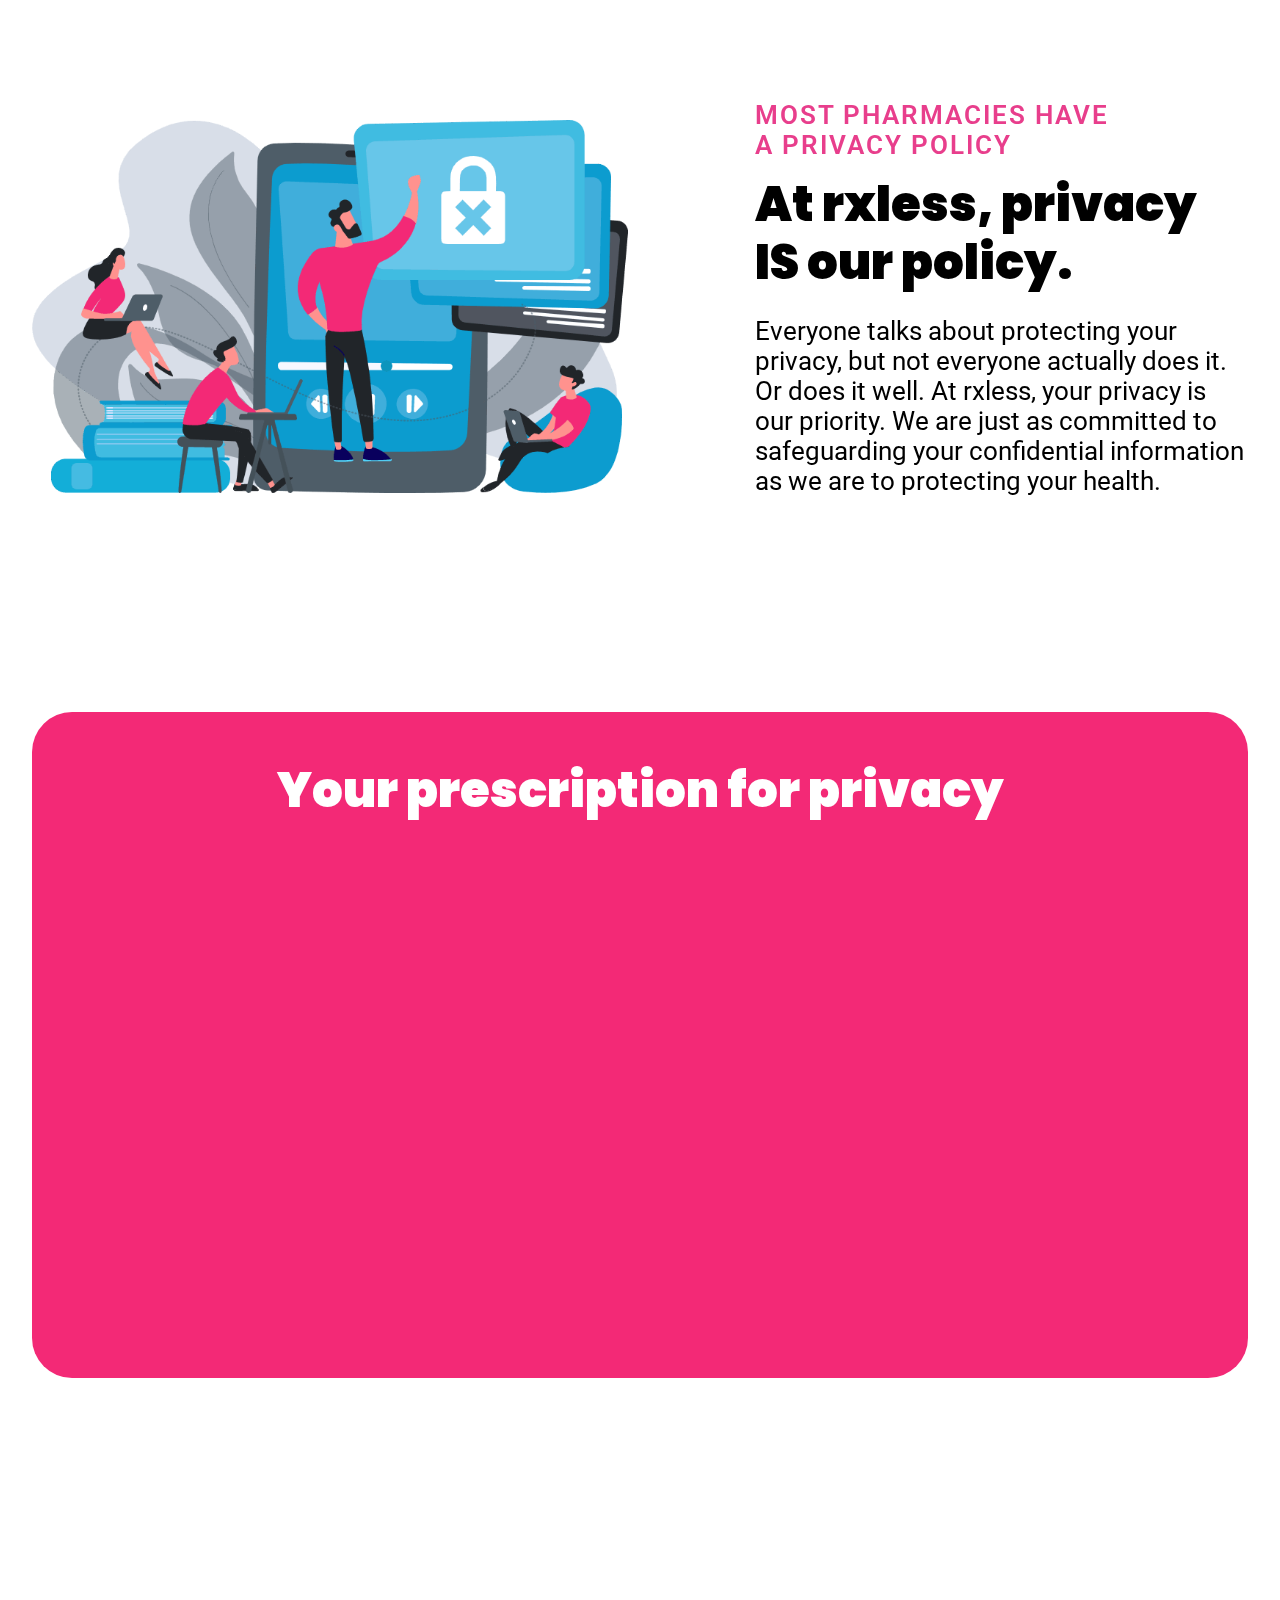
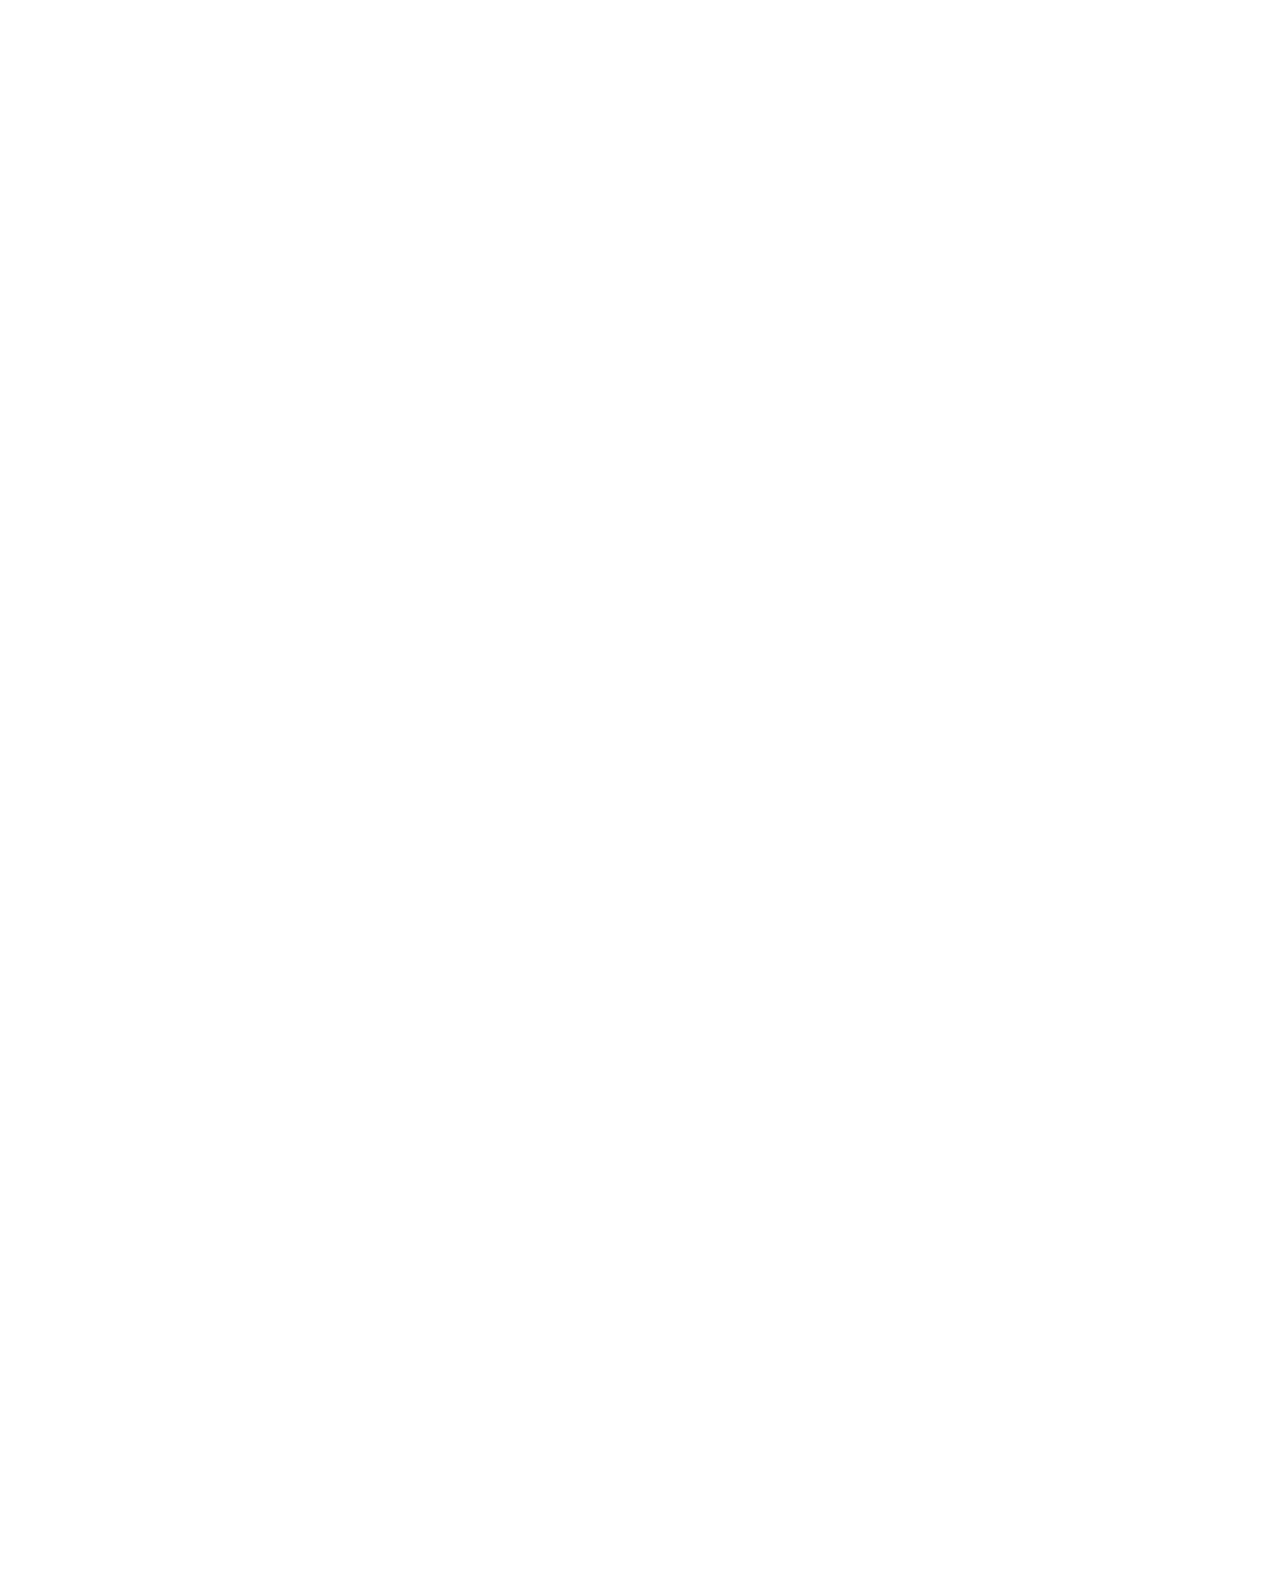
<file: index.html>
<!doctype html>
<html class="no-js" lang="">
    <head>
        <meta charset="utf-8">
        <meta http-equiv="x-ua-compatible" content="ie=edge">
        <title>Site Title Here</title>
        <meta name="description" content="">
        <meta name="viewport" content="width=device-width, initial-scale=1"> 
		<link rel="shortcut icon" type="image/x-icon" href="#">
        <!-- Place favicon.ico in the root directory -->
        
		<!-- CSS here -->
        <link href="https://unpkg.com/aos@2.3.1/dist/aos.css" rel="stylesheet">
        <link rel="stylesheet" href="assets/css/bootstrap.min.css">
        <link rel="stylesheet" href="assets/css/style.css">
        <link rel="stylesheet" href="assets/css/responsive.css">
    </head>
    <body>

        <!-- privacy-area START -->
        <div class="privacy-area">
            <div class="container">
                <div class="row pr-padding align-items-center">
                    <div class="col-md-6">
                        <div class="pr-img" data-aos="fade-right">
                            <img src="assets/img/1.png" alt="">
                        </div>
                    </div>
                    <div class="col-lg-5 col-md-6 offset-lg-1" data-aos="fade-left">
                        <div class="pr-wrp">
                            <p class="sm-title">Most pharmacies have  <span class="br">a privacy policy</span></p>
                            <h1>At rxless, privacy IS our policy. </h1>
                            <p>Everyone talks about protecting your privacy, but not everyone actually does it. Or does it well. At rxless, your privacy is our priority. We are just as committed to safeguarding your confidential information as we are to protecting your health. </p>
                        </div>
                    </div>
                </div>
                <div class="row pr-padding">
                    <div class="col-lg-12">
                        <div class="pri-desc" data-aos="fade-up">
                            <h2 data-aos="fade-up">Your prescription for privacy</h2>
                            <p data-aos="fade-up">If we do save your personal information from online chats, phone calls, web  interactions, faxes, or other means, we will <b>NEVER</b> share, sell, or otherwise disclose it  to any third parties not affiliated with rxless. Period.</p>

                            <p data-aos="fade-up">Occasionally, to assist customers with using the program, we may share personal  information with an affiliated third party. For example, if we receive a call from a patient  about an issue with a network pharmacy, we may need to call them—and share  customer information—to rectify the problem.</p>

                            <p data-aos="fade-up">We will never share your personal health information for marketing or advertising  purposes. However, at any time, you can opt-out of having your information shared  with affiliated third parties by emailing rxless at <b>help@rxless.com</b> or by calling <br> <b>1-844-4-RXLESS</b></p>

                            <p data-aos="fade-up">(Personal information may include names, addresses, telephone numbers, date of birth, gender, medication details, pharmacy details, and social media accounts.)</p>
                        </div>
                    </div>
                </div>
                <div class="row pr-padding align-items-center">
                    <div class="col-md-6" data-aos="fade-right">
                        <div class="pr-img">
                            <img src="assets/img/2.png" alt="">
                        </div>
                    </div>
                    <div class="col-lg-5 col-md-6 offset-lg-1" data-aos="fade-left">
                        <div class="pr-wrp">
                            <h1>Less is more</h1>
                            <p>We know that the less your information is shared, the more you’re protected. That’s why no personal information is ever required to use our offers. </p>
                        </div>
                    </div>
                </div>
                <div class="row pr-padding align-items-center">
                    <div class="col-lg-5 col-md-6 offset-lg-1  d-block d-md-none" data-aos="fade-left">
                        <div class="pr-img">
                            <img src="assets/img/3.png" alt="">
                        </div>
                    </div>
                    <div class="col-md-6" data-aos="fade-right">
                        <div class="pr-wrp">
                            <h1>It’s nothing personal</h1>
                            <p>Knowing how our online visitors use and interact with our website helps us improve and enhance the user experience. So that’s why we collect non-personal information and activities such as your IP address, website pages you visited, the amount of time spent in different sections of the site, and more when you visit rxless.com. </p>
                        </div>
                    </div>
                    <div class="col-lg-5 col-md-6 offset-lg-1 d-none d-md-block" data-aos="fade-left">
                        <div class="pr-img">
                            <img src="assets/img/3.png" alt="">
                        </div>
                    </div>
                </div>
                <div class="row pr-padding align-items-center">
                    <div class="col-md-6" data-aos="fade-right">
                        <div class="pr-img">
                            <img src="assets/img/4.png" alt="">
                        </div>
                    </div>
                    <div class="col-lg-5 col-md-6 offset-lg-1" data-aos="fade-left">
                        <div class="pr-wrp">
                            <h1>We’re not kidding around</h1>
                            <p>In compliance with the Children’s Online Privacy Protection Act (“COPPA”), our offers are not for use by children under the age of 13. If you believe your child has provided us any personal information, contact us at help@rxless.com so we can take immediate action.</p>
                        </div>
                    </div>
                </div>
            </div>
        </div>
        <!-- privacy-area END -->
        
    
		<!-- JS here --> 
        <script src="assets/js/vendor/jquery-3.4.1.min.js"></script>
        <script src="assets/js/popper.min.js"></script>
        <script src="assets/js/bootstrap.min.js"></script>
        <script src="https://unpkg.com/aos@2.3.1/dist/aos.js"></script>
        <script>
            AOS.init({
                offset: 100,
                delay: 400,
                duration: 1000,
                easing: 'ease',
                anchorPlacement: 'top-bottom',
            });
        </script>
    </body>
</html>
</file>
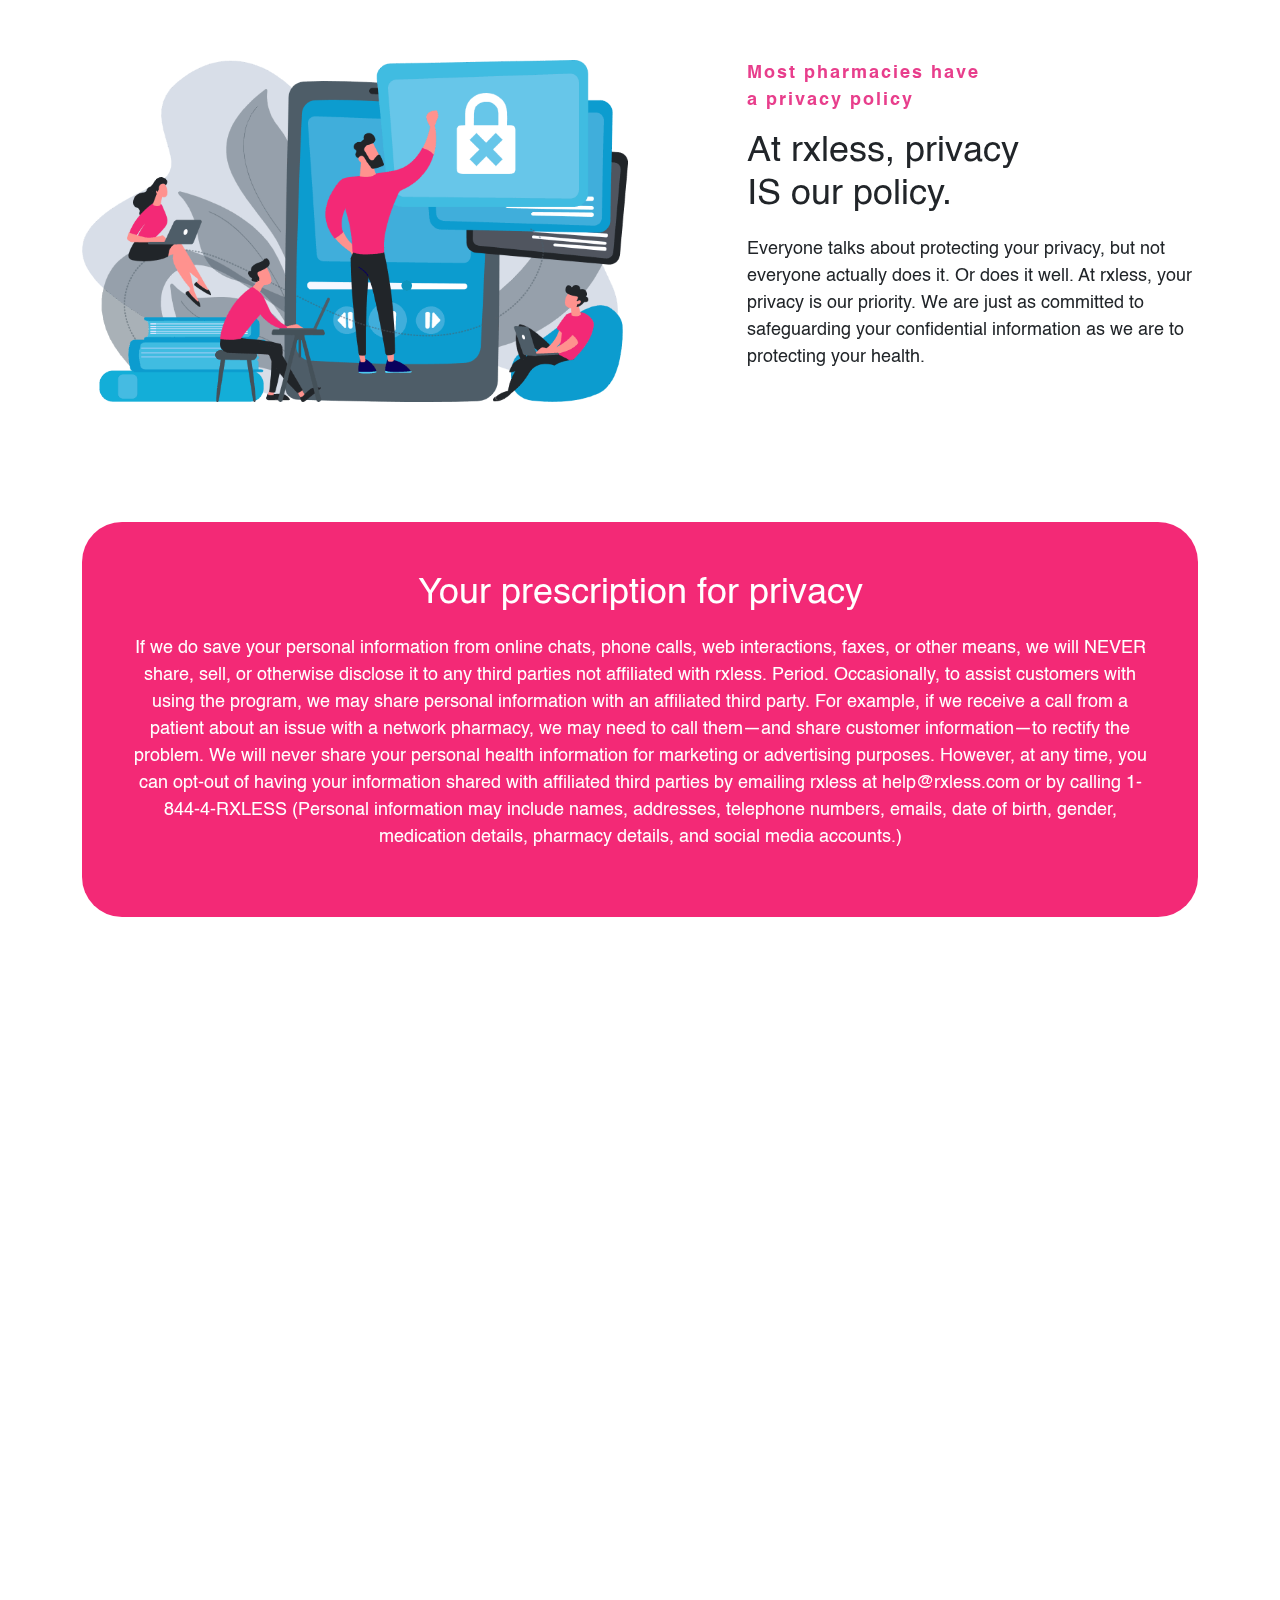
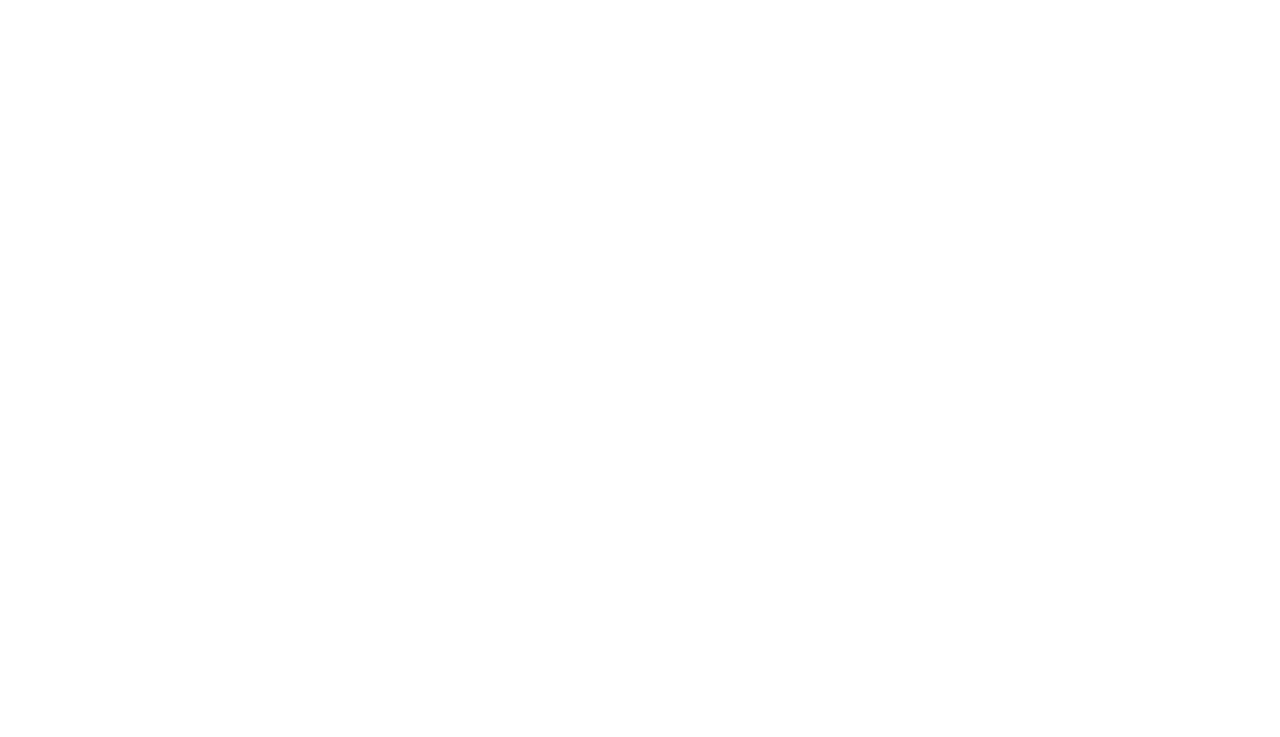
<file: index2.html>
<!doctype html>
<html class="no-js" lang="">
    <head>
        <meta charset="utf-8">
        <meta http-equiv="x-ua-compatible" content="ie=edge">
        <title>Site Title Here</title>
        <meta name="description" content="">
        <meta name="viewport" content="width=device-width, initial-scale=1"> 
		<link rel="shortcut icon" type="image/x-icon" href="#">
        <!-- Place favicon.ico in the root directory -->
        
		<!-- CSS here -->
        <link href="https://unpkg.com/aos@2.3.1/dist/aos.css" rel="stylesheet">
        <link rel="stylesheet" href="assets/css/bootstrap.min.css">
        <link rel="stylesheet" href="assets/css/style2.css">
        <link rel="stylesheet" href="assets/css/responsive.css">
    </head>
    <body>

        <!-- privacy-area START -->
        <div class="privacy-area">
            <div class="container">
                <div class="row pr-padding">
                    <div class="col-md-6">
                        <div class="pr-img" data-aos="fade-right">
                            <img src="assets/img/1.png" alt="">
                        </div>
                    </div>
                    <div class="col-lg-5 col-md-6 offset-lg-1" data-aos="fade-left">
                        <div class="pr-wrp">
                            <p class="sm-title">Most pharmacies have  <br>
                                a privacy policy</p>
                            <h1>At rxless, privacy <br>
                                IS our policy. </h1>
                            <p>Everyone talks about protecting your privacy, but not everyone actually does it. Or does it well. At rxless, your privacy is our priority. We are just as committed to safeguarding your confidential information as we are to protecting your health. </p>
                        </div>
                    </div>
                </div>
                <div class="row pr-padding">
                    <div class="col-lg-12">
                        <div class="pri-desc" data-aos="fade-up">
                            <h2 data-aos="fade-up">Your prescription for privacy</h2>
                            <p data-aos="fade-up">If we do save your personal information from online chats, phone calls, web interactions, faxes, or other means, we will NEVER share, sell, or otherwise disclose it to any third parties not affiliated with rxless. Period. 
                                Occasionally, to assist customers with using the program, we may share personal information with an affiliated third party. For example, if we receive a call from a patient about an issue with a network pharmacy, we may need to call them—and share customer information—to rectify the problem.
                                We will never share your personal health information for marketing or advertising purposes. However, at any time, you can opt-out of having your information shared with affiliated third parties by emailing rxless at help@rxless.com or by calling 1-844-4-RXLESS
                                (Personal information may include names, addresses, telephone numbers, emails, date of birth, gender, medication details, pharmacy details, and social media accounts.)</p>
                        </div>
                    </div>
                </div>
                <div class="row pr-padding">
                    <div class="col-md-6" data-aos="fade-right">
                        <div class="pr-img">
                            <img src="assets/img/2.png" alt="">
                        </div>
                    </div>
                    <div class="col-lg-5 col-md-6 offset-lg-1" data-aos="fade-left">
                        <div class="pr-wrp">
                            <h1>Less is more</h1>
                            <p>We know that the less your information is shared, the more you’re protected. That’s why no personal information is ever required to use our offers. </p>
                        </div>
                    </div>
                </div>
                <div class="row pr-padding">
                    <div class="col-lg-5 col-md-6 offset-lg-1  d-block d-md-none" data-aos="fade-left">
                        <div class="pr-img">
                            <img src="assets/img/3.png" alt="">
                        </div>
                    </div>
                    <div class="col-md-6" data-aos="fade-right">
                        <div class="pr-wrp">
                            <h1>It’s nothing personal</h1>
                            <p>Knowing how our online visitors use and interact with our website helps us improve and enhance the user experience. So that’s why we collect non-personal information and activities such as your IP address, website pages you visited, the amount of time spent in different sections of the site, and more when you visit rxless.com. </p>
                        </div>
                    </div>
                    <div class="col-lg-5 col-md-6 offset-lg-1 d-none d-md-block" data-aos="fade-left">
                        <div class="pr-img">
                            <img src="assets/img/3.png" alt="">
                        </div>
                    </div>
                </div>
                <div class="row pr-padding">
                    <div class="col-md-6" data-aos="fade-right">
                        <div class="pr-img">
                            <img src="assets/img/4.png" alt="">
                        </div>
                    </div>
                    <div class="col-lg-5 col-md-6 offset-lg-1" data-aos="fade-left">
                        <div class="pr-wrp">
                            <h1>We’re not kidding around</h1>
                            <p>In compliance with the Children’s Online Privacy Protection Act (“COPPA”), our offers are not for use by children under the age of 13. If you believe your child has provided us any personal information, contact us at help@rxless.com so we can take immediate action.</p>
                        </div>
                    </div>
                </div>
            </div>
        </div>
        <!-- privacy-area END -->
        
    
		<!-- JS here --> 
        <script src="assets/js/vendor/jquery-3.4.1.min.js"></script>
        <script src="assets/js/popper.min.js"></script>
        <script src="assets/js/bootstrap.min.js"></script>
        <script src="https://unpkg.com/aos@2.3.1/dist/aos.js"></script>
        <script>
            AOS.init({
                offset: 100,
                delay: 400,
                duration: 1000,
                easing: 'ease',
                anchorPlacement: 'top-bottom',
            });
        </script>
    </body>
</html>
</file>
<file: assets/css/style.css>
/*   Theme default css */
@import url('https://fonts.googleapis.com/css2?family=Poppins:ital,wght@0,100;0,200;0,300;0,400;0,500;0,600;0,700;0,800;0,900;1,100;1,200;1,300;1,400;1,500;1,600;1,700;1,800;1,900&family=Roboto:ital,wght@0,100;0,300;0,400;0,500;0,700;0,900;1,100;1,300;1,400;1,500;1,700;1,900&display=swap');
/* font-family: 'Poppins', sans-serif;
font-family: 'Roboto', sans-serif; */
body {
  font-family: 'Roboto', sans-serif;;
  color: #000;
  font-size: 26px;
  line-height: 30px;
  font-weight: 400;
}

  
button {
  cursor: pointer; }

a:focus,
.button:focus {
  text-decoration: none;
  outline: none; }

a:focus,
a:hover {
  color: inherit;
  text-decoration: none; }

a,
button {
  color: inherit;
  outline: medium none; }

button:focus, input:focus, input:focus, textarea, textarea:focus {
  outline: 0; }

 
h1,
h2,
h3,
h4,
h5,
h6 {
  font-family: 'Poppins', sans-serif;
  color: #000;
  margin-top: 0px;
  font-weight: 900;
 }

h1 a,
h2 a,
h3 a,
h4 a,
h5 a,
h6 a {
  color: inherit; }

ul {
  margin: 0px;
  padding: 0px; }

li {
  list-style: none; }

 .padding{
   padding-right: 0;
 }
 
img{
  max-width: 100%;
}
.container{
  max-width: 1240px;
}

/* default-css END 
================================== */
 
.privacy-area{
  overflow: hidden;
}
p.sm-title {
  text-transform: uppercase;
  font-weight: 600;
  letter-spacing: 2px;
  color: #E83E8C;
}
.pr-wrp h1 {
  font-size: 48px;
  margin-bottom: 25px;
}
.pri-desc {
  text-align: center;
  padding: 50px 120px;
  background: #F32976;
  border-radius: 40px;
  color: #fff;
}

.pri-desc h2 {
  color: #fff;
  font-size: 48px;
  margin-bottom: 30px;
} 
.pri-desc p {
  margin-bottom: 22px;
  font-weight: 300;
}
.pr-padding{
  padding: 100px 0;
}
span.br {
  display: block;
}

/* Header section END */
</file>
<file: assets/css/responsive.css>
/* Big screen :1200px. */
@media (min-width: 1200px) and (max-width: 1500px) {


}


/* Normal screen :992px. */
@media (min-width: 992px) and (max-width: 1200px) {
    body { 
        font-size: 18px;
        line-height: 24px;
    }
    .pr-wrp h1 {
        font-size: 38px;
        margin-bottom: 20px;
    }
    .pr-padding {
        padding: 50px 0;
    }
    .pri-desc h2 {
        font-size: 38px;
    }
    span.br {
        display: inline-block;
      }

}

 
/* Tablet screen :768px. */
@media (min-width: 768px) and (max-width: 991px) {
    body { 
        font-size: 16px;
        line-height: 24px;
    }
    .pr-wrp h1 {
        font-size: 28px;
        margin-bottom: 10px;
    }
    .pr-padding {
        padding: 50px 0;
    }
    .pri-desc h2 {
        font-size: 28px;
    }
    .pri-desc {
        padding: 50px 63px;
    }
    span.br {
        display: inline-block;
      }

}

 
/* small screen :320px. */
@media (max-width: 767px) {
    body { 
        font-size: 15px;
        line-height: 24px;
    }
    .pr-img img {
        max-width: 280px;
        margin: auto;
        display: block;
        margin-bottom: 35px;
    }
    .pr-wrp h1 {
        font-size: 28px;
        margin-bottom: 10px;
    }
    .privacy-area {
        padding-top: 50px;
    }
    .pr-padding {
        padding: 0px 0;
        padding-bottom: 50px;
    }
    .pri-desc h2 {
        font-size: 28px;
    }
    p.sm-title { 
        letter-spacing: 1px; 
        margin-bottom: 5px;
    }
    .pri-desc {
        padding: 30px 20px;
        border-radius: 15px;
    }
    span.br {
        display: inline-block;
      }
}
</file>
<file: assets/css/style2.css>
/*   Theme default css */
@font-face{
    font-family: helvetica;
    src: url(../fonts/Helvetica.ttf);
  }
  @font-face{
    font-family: helveticaLight;
    src: url(../fonts/helvetica-light.ttf);
  }
  @font-face{
    font-family: helveticaBold;
    src: url(../fonts/Helvetica-Bold.ttf);
  }
  
  body {
    font-family: helvetica;
    color: #212529;
    font-size: 18px; 
  }
  
    
  button {
    cursor: pointer; }
  
  a:focus,
  .button:focus {
    text-decoration: none;
    outline: none; }
  
  a:focus,
  a:hover {
    color: inherit;
    text-decoration: none; }
  
  a,
  button {
    color: inherit;
    outline: medium none; }
  
  button:focus, input:focus, input:focus, textarea, textarea:focus {
    outline: 0; }
  
   
  h1,
  h2,
  h3,
  h4,
  h5,
  h6 {
    font-family: helvetica;
    color: #212529;
    margin-top: 0px;
   }
  
  h1 a,
  h2 a,
  h3 a,
  h4 a,
  h5 a,
  h6 a {
    color: inherit; }
  
  h1 {
    font-size: 40px;
    font-weight: 500; }
  
  h2 {
    font-size: 35px; }
  
  h3 {
    font-size: 28px; }
  
  h4 {
    font-size: 22px; }
  
  h5 {
    font-size: 18px; }
  
  h6 {
    font-size: 16px; }
  
  ul {
    margin: 0px;
    padding: 0px; }
  
  li {
    list-style: none; }
  
   .padding{
     padding-right: 0;
   }
   
  img{
    max-width: 100%;
  }
  .container{
    max-width: 1140px;
  }
  
  /* default-css END 
  ================================== */
   
  .privacy-area{
    overflow: hidden;
  }
  p.sm-title {
    font-family: helveticaBold; 
    letter-spacing: 2px;
    color: #E83E8C;
  }
  .pr-wrp h1 {
    font-size: 36px;
    margin-bottom: 20px;
}
  .pri-desc {
    text-align: center;
    padding: 50px;
    background: #F32976;
    border-radius: 40px;
    color: #fff;
  }
  
  .pri-desc h2 {
    color: #fff;
    font-size: 36px;
    margin-bottom: 20px;
  }
  
  .pr-padding{
    padding: 60px 0;
  }
  
  
  /* Header section END */
</file>
